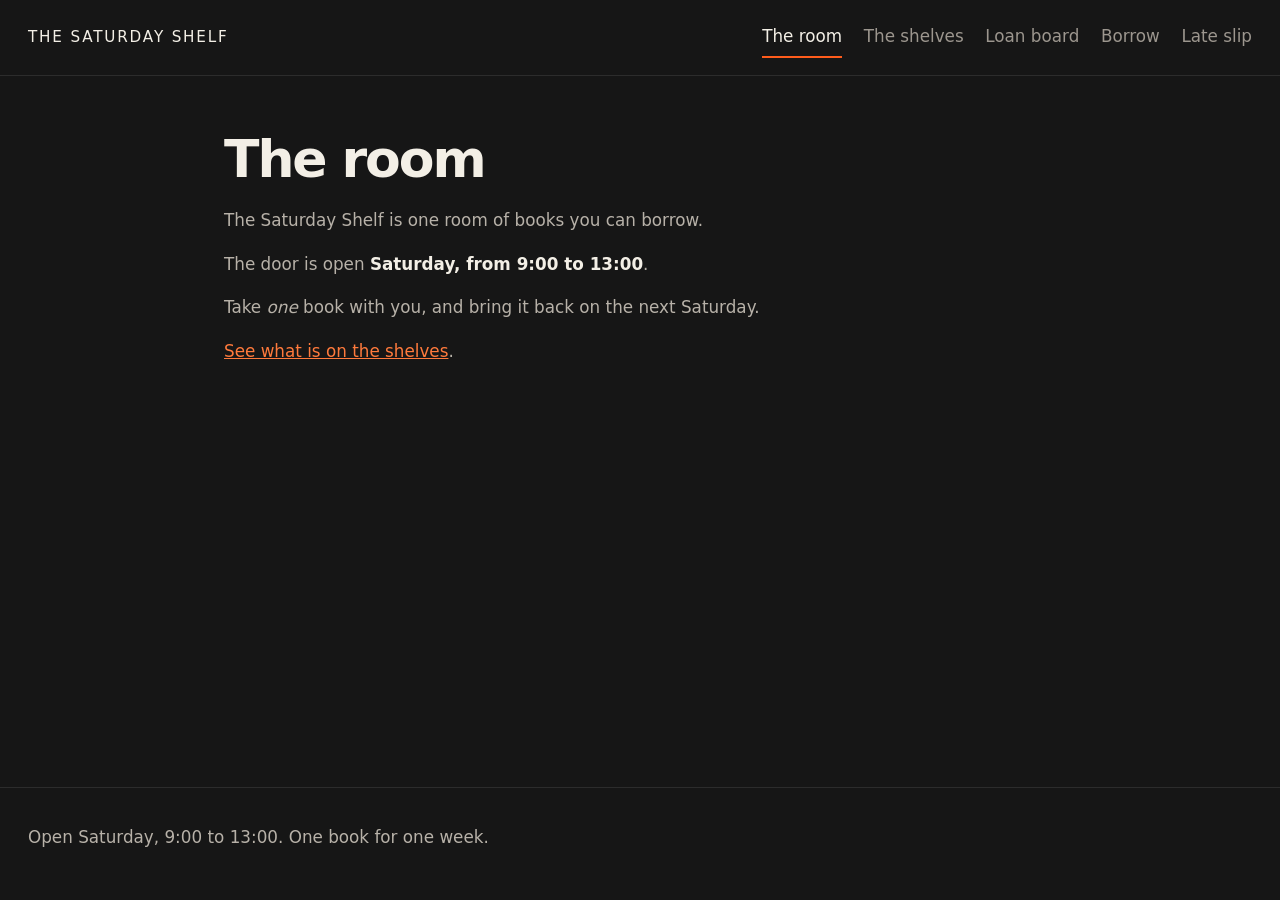
<file: index.html>
<!DOCTYPE html>
<html lang="en">
<head>
  <meta charset="utf-8">
  <meta name="viewport" content="width=device-width, initial-scale=1">
  <title>The room — The Saturday Shelf</title>
  <meta name="description" content="The Saturday Shelf is one room of books, open Saturday from 9:00 to 13:00. Borrow one book for one week.">
  <link rel="stylesheet" href="css/shelf.css">
</head>
<body>
  <header>
    <p><a href="index.html">The Saturday Shelf</a></p>
    <nav aria-label="Pages">
      <ul>
        <li><a href="index.html" aria-current="page">The room</a></li>
        <li><a href="shelves.html">The shelves</a></li>
        <li><a href="board.php">Loan board</a></li>
        <li><a href="borrow.php">Borrow</a></li>
        <li><a href="slip.html">Late slip</a></li>
      </ul>
    </nav>
  </header>

  <main>
    <h1>The room</h1>
    <p>The Saturday Shelf is one room of books you can borrow.</p>
    <p>The door is open <strong>Saturday, from 9:00 to 13:00</strong>.</p>
    <p>Take <em>one</em> book with you, and bring it back on the next Saturday.</p>
    <p><a href="shelves.html">See what is on the shelves</a>.</p>
  </main>

  <footer>
    <p>Open Saturday, 9:00 to 13:00. One book for one week.</p>
  </footer>
</body>
</html>
</file>
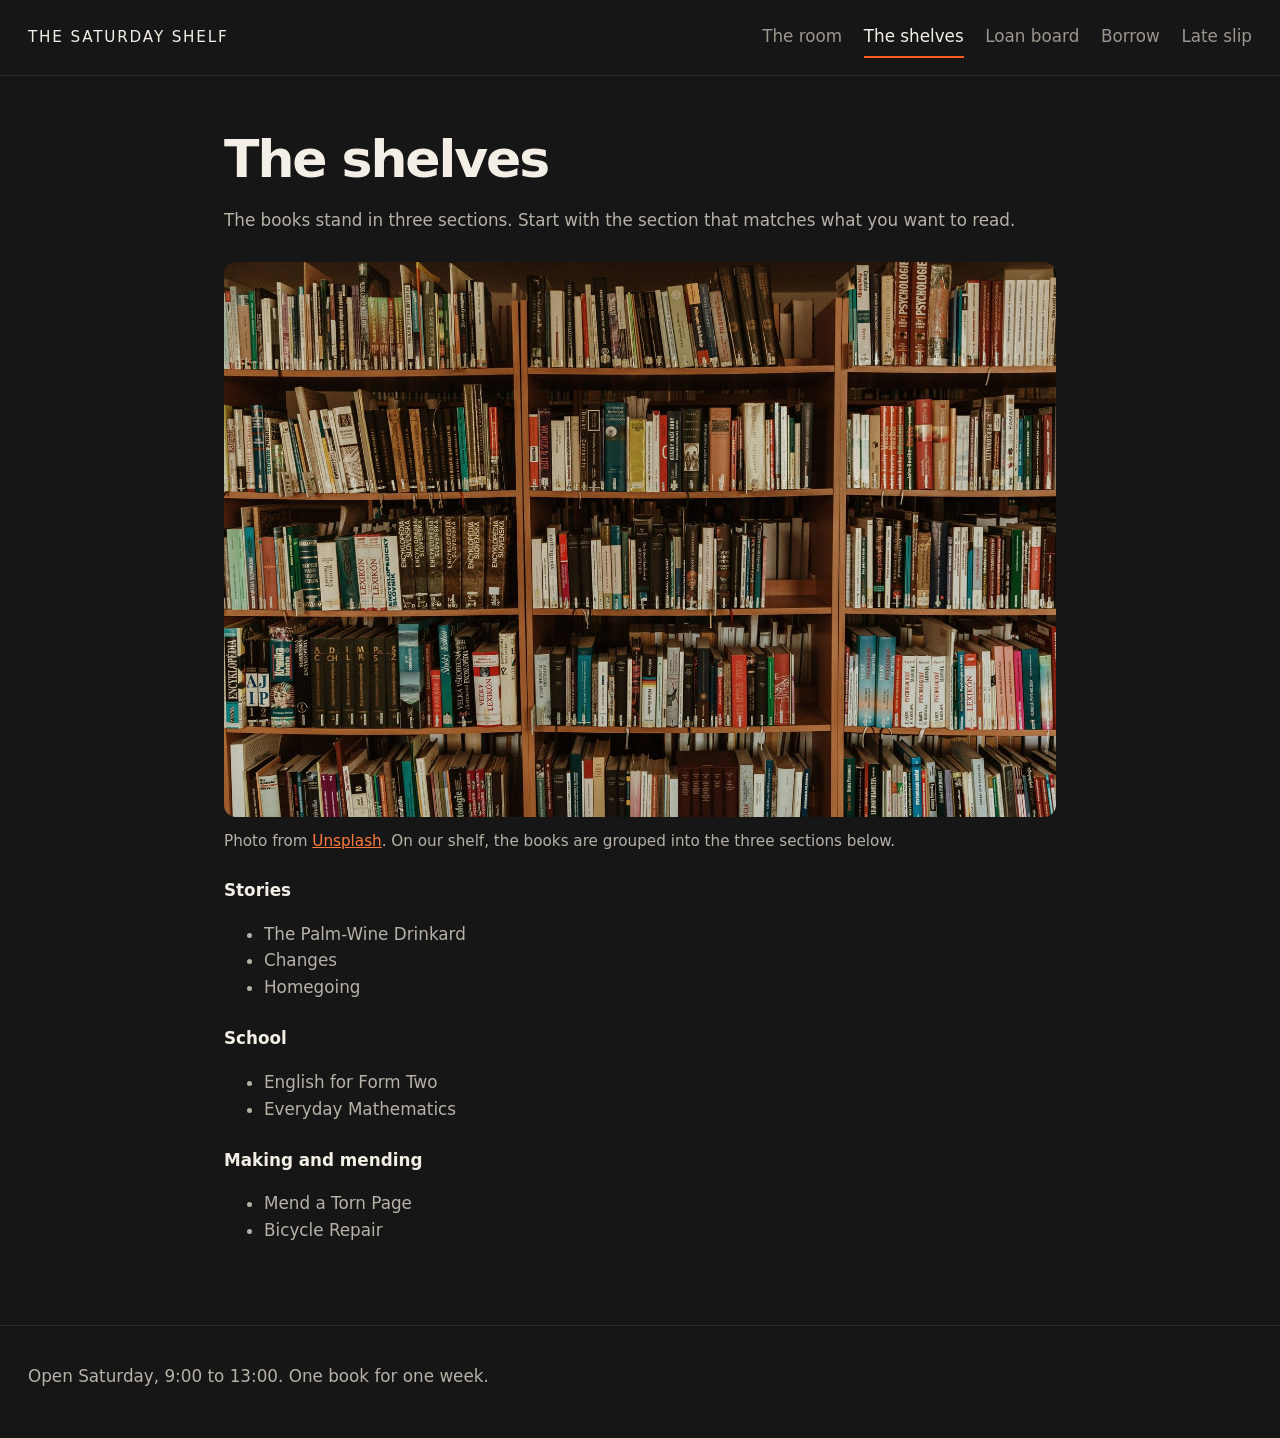
<file: shelves.html>
<!DOCTYPE html>
<html lang="en">
<head>
  <meta charset="utf-8">
  <meta name="viewport" content="width=device-width, initial-scale=1">
  <title>The shelves — The Saturday Shelf</title>
  <meta name="description" content="Books at The Saturday Shelf are grouped into Stories, School, and Making and mending.">
  <link rel="stylesheet" href="css/shelf.css">
</head>
<body>
  <header>
    <p><a href="index.html">The Saturday Shelf</a></p>
    <nav aria-label="Pages">
      <ul>
        <li><a href="index.html">The room</a></li>
        <li><a href="shelves.html" aria-current="page">The shelves</a></li>
        <li><a href="board.php">Loan board</a></li>
        <li><a href="borrow.php">Borrow</a></li>
        <li><a href="slip.html">Late slip</a></li>
      </ul>
    </nav>
  </header>

  <main>
    <h1>The shelves</h1>
    <p>The books stand in three sections. Start with the section that matches what you want to read.</p>

    <figure>
      <img src="shelves.jpg" width="1600" height="1067" alt="Wooden bookcases packed with rows of books.">
      <figcaption>
        Photo from <a href="https://unsplash.com/photos/BEEyeib-am8">Unsplash</a>.
        On our shelf, the books are grouped into the three sections below.
      </figcaption>
    </figure>

    <dl>
      <dt>Stories</dt>
      <dd>
        <ul>
          <li>The Palm-Wine Drinkard</li>
          <li>Changes</li>
          <li>Homegoing</li>
        </ul>
      </dd>
      <dt>School</dt>
      <dd>
        <ul>
          <li>English for Form Two</li>
          <li>Everyday Mathematics</li>
        </ul>
      </dd>
      <dt>Making and mending</dt>
      <dd>
        <ul>
          <li>Mend a Torn Page</li>
          <li>Bicycle Repair</li>
        </ul>
      </dd>
    </dl>
  </main>

  <footer>
    <p>Open Saturday, 9:00 to 13:00. One book for one week.</p>
  </footer>
</body>
</html>
</file>
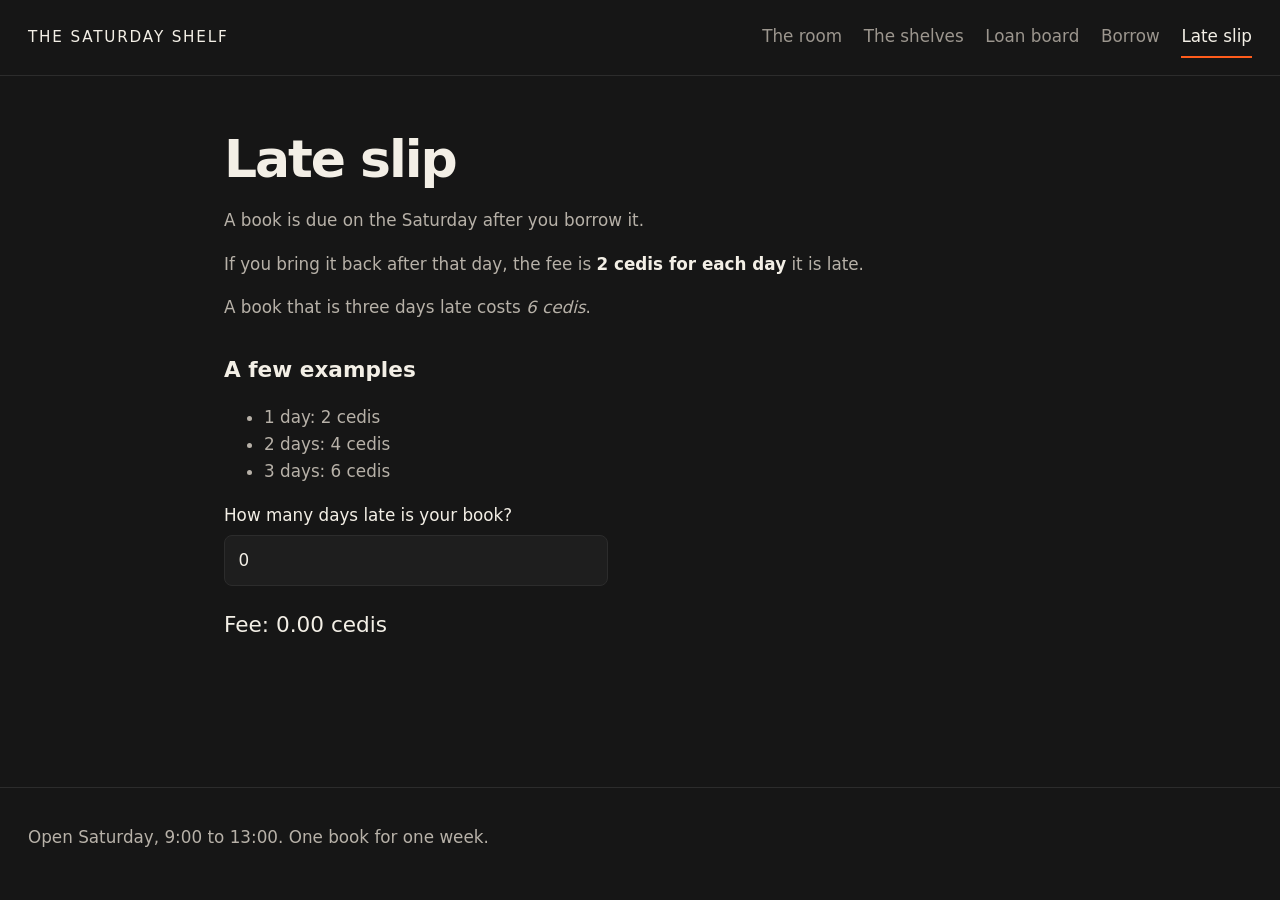
<file: slip.html>
<!DOCTYPE html>
<html lang="en">
<head>
  <meta charset="utf-8">
  <meta name="viewport" content="width=device-width, initial-scale=1">
  <title>Late slip — The Saturday Shelf</title>
  <meta name="description" content="A book from The Saturday Shelf that comes back late costs 2 cedis for each day.">
  <link rel="stylesheet" href="css/shelf.css">
  <script src="js/slip.js" defer></script>
</head>
<body>
  <header>
    <p><a href="index.html">The Saturday Shelf</a></p>
    <nav aria-label="Pages">
      <ul>
        <li><a href="index.html">The room</a></li>
        <li><a href="shelves.html">The shelves</a></li>
        <li><a href="board.php">Loan board</a></li>
        <li><a href="borrow.php">Borrow</a></li>
        <li><a href="slip.html" aria-current="page">Late slip</a></li>
      </ul>
    </nav>
  </header>

  <main>
    <h1>Late slip</h1>
    <p>A book is due on the Saturday after you borrow it.</p>
    <p>If you bring it back after that day, the fee is <strong>2 cedis for each day</strong> it is late.</p>
    <p>A book that is three days late costs <em>6 cedis</em>.</p>

    <h2>A few examples</h2>
    <ul id="examples"></ul>

    <form id="fee-form">
      <p>
        <label for="days">How many days late is your book?</label>
        <input id="days" name="days" type="number" min="0" step="1" value="0" required>
      </p>
      <p id="fee"></p>
    </form>
  </main>

  <footer>
    <p>Open Saturday, 9:00 to 13:00. One book for one week.</p>
  </footer>
</body>
</html>
</file>
<file: css/shelf.css>
*,
*::before,
*::after {
  box-sizing: border-box;
}

body {
  display: flex;
  flex-direction: column;
  min-height: 100vh;
  margin: 0;
  font-family: "Segoe UI", system-ui, sans-serif;
  font-size: 1.05rem;
  line-height: 1.6;
  color: #f3efe6;
  background: #161616;
}

a {
  color: #ff7a3c;
}

a:focus-visible {
  outline: 3px solid #ff7a3c;
  outline-offset: 3px;
}

header {
  position: sticky;
  top: 0;
  display: flex;
  flex-wrap: wrap;
  align-items: center;
  justify-content: space-between;
  gap: 0.75rem 2rem;
  padding: 1.1rem 1.75rem;
  background: #161616;
  border-bottom: 1px solid #2c2c2c;
}

header p {
  margin: 0;
  font-size: 0.95rem;
  letter-spacing: 0.12em;
  text-transform: uppercase;
}

header p a {
  color: #f3efe6;
  text-decoration: none;
}

nav {
  flex: 1 1 14rem;
  min-width: 0;
}

nav ul {
  display: flex;
  flex-wrap: wrap;
  justify-content: flex-end;
  gap: 0.35rem 1.35rem;
  margin: 0;
  padding: 0;
  list-style: none;
}

nav a {
  display: inline-block;
  padding: 0.35rem 0;
  border-bottom: 2px solid transparent;
  color: #9c968e;
  text-decoration: none;
}

nav a[aria-current="page"] {
  border-bottom-color: #ff5c1c;
  color: #f3efe6;
}

nav a:hover {
  color: #f3efe6;
}

main a:hover {
  color: #ffb088;
}

main {
  flex: 1;
  align-self: center;
  width: min(52rem, calc(100% - 3rem));
  padding: 3.5rem 0 4rem;
}

h1 {
  margin: 0 0 1.25rem;
  font-size: 3.25rem;
  font-weight: 600;
  letter-spacing: -0.04em;
  line-height: 1.05;
}

main p,
li,
dd,
figcaption,
footer p {
  color: #b7b1a8;
}

strong {
  color: #f3efe6;
}

figure {
  margin: 1.75rem 0 1.25rem;
}

img {
  display: block;
  width: 100%;
  max-width: 100%;
  height: auto;
  border: 0;
  border-radius: 12px;
}

figcaption {
  margin-top: 0.75rem;
  font-size: 0.95rem;
}

dt {
  margin-top: 1.5rem;
  color: #f3efe6;
  font-weight: 600;
}

dd {
  margin: 0.35rem 0 0;
}

table {
  width: 100%;
  border-collapse: collapse;
  background: #1e1e1e;
  border: 1px solid #2c2c2c;
  border-radius: 12px;
  overflow: hidden;
}

caption {
  margin-bottom: 0.75rem;
  color: #f3efe6;
  font-weight: 600;
  text-align: left;
}

th,
td {
  padding: 0.85rem 1rem;
  border-bottom: 1px solid #2c2c2c;
  color: #f3efe6;
  text-align: left;
}

tbody tr:last-child th,
tbody tr:last-child td {
  border-bottom: 0;
}

tbody tr:hover th,
tbody tr:hover td {
  background: #2a2a2a;
}

td form {
  margin: 0;
}

td button {
  margin-top: 0;
  padding: 0.4rem 0.75rem;
}

dialog .dialog-actions {
  display: flex;
  flex-wrap: wrap;
  gap: 0.6rem;
  align-items: center;
}

dialog .dialog-actions form {
  margin: 0;
}

dialog .dialog-actions button {
  margin-top: 0;
}

footer {
  padding: 1.25rem 1.75rem 2rem;
  border-top: 1px solid #2c2c2c;
}

fieldset {
  margin: 2rem 0 0;
  padding: 1.25rem 1.25rem 1.5rem;
  border: 1px solid #2c2c2c;
  border-radius: 12px;
}

legend,
label,
h2,
#fee {
  color: #f3efe6;
}

legend {
  padding: 0 0.35rem;
  font-weight: 600;
}

label {
  display: flex;
  align-items: baseline;
  gap: 0.6rem;
  margin-bottom: 0.4rem;
}

input,
select,
button {
  font: inherit;
  border: 1px solid #2c2c2c;
  border-radius: 8px;
}

input,
select {
  width: 100%;
  max-width: 24rem;
  padding: 0.7rem 0.85rem;
  color: #f3efe6;
  background: #1e1e1e;
}

.req {
  color: #ff5c1c;
  font-size: 0.9rem;
}

button {
  margin-top: 0.25rem;
  padding: 0.7rem 1.1rem;
  color: #161616;
  background: #ff5c1c;
  border-color: #ff5c1c;
  cursor: pointer;
}

button:hover {
  background: #ff8a4d;
  border-color: #ff8a4d;
}

h2 {
  margin: 2rem 0 0.75rem;
  font-size: 1.35rem;
  font-weight: 600;
}

#fee {
  font-size: 1.35rem;
}

#warning:not([hidden]) {
  margin: 0 0 1rem;
  padding: 0.75rem 0.9rem;
  border: 1px solid #ff5c1c;
  border-radius: 8px;
  color: #f3efe6;
  background: #2a1812;
}

input:user-invalid,
select:user-invalid {
  border-color: #ff5c1c;
}

dialog {
  max-width: 26rem;
  padding: 1.5rem;
  color: #f3efe6;
  background: #1e1e1e;
  border: 1px solid #2c2c2c;
  border-radius: 12px;
}

dialog::backdrop {
  background: rgba(0, 0, 0, 0.65);
}

dialog h2 {
  margin-top: 0;
}

dialog p {
  color: #b7b1a8;
}

@media (max-width: 56rem) {
  nav {
    flex-basis: 100%;
  }

  nav ul {
    justify-content: flex-start;
  }
}

@media (max-width: 36rem) {
  h1 {
    font-size: 2.25rem;
  }

  header,
  footer {
    padding-left: 1.1rem;
    padding-right: 1.1rem;
  }

  nav ul {
    justify-content: flex-start;
  }

  main {
    padding-top: 2.25rem;
  }
}
</file>
